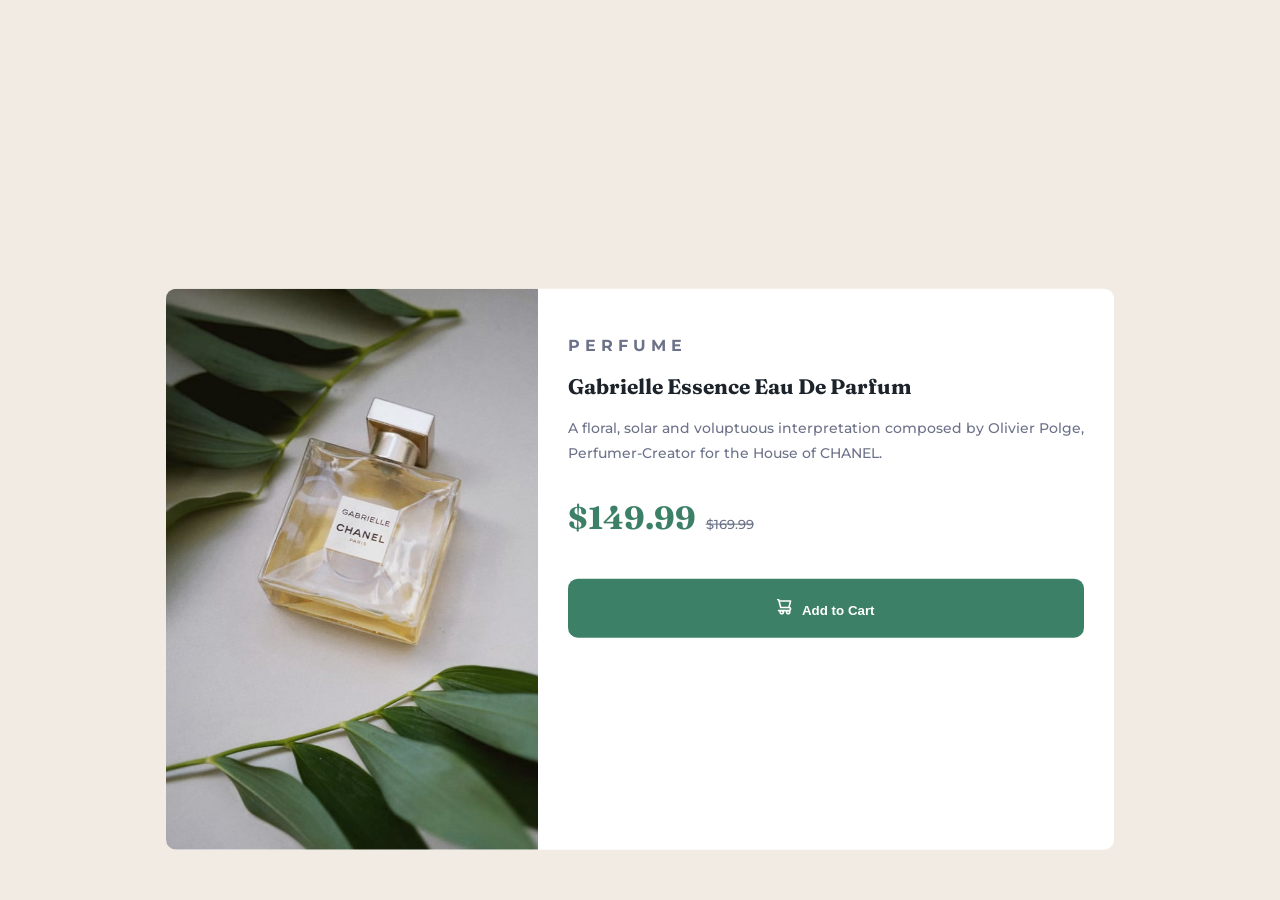
<file: challenges/product-preview/index.html>
<!DOCTYPE html>
<html lang="en">
<head>
  <meta charset="UTF-8">
  <meta name="viewport" content="width=device-width, initial-scale=1.0"> <!-- displays site properly based on user's device -->

  <link rel="icon" type="image/png" sizes="32x32" href="./images/favicon-32x32.png">
  <link rel="stylesheet" href="style.css">
  <title>Frontend Mentor | Product preview card component</title>

  <!-- Feel free to remove these styles or customise in your own stylesheet 👍 -->
  <style>
    .attribution { font-size: 0.6875rem; text-align: center; }
    .attribution a { color: hsl(228, 45%, 44%); }
  </style>
</head>
<body>
  <article class="product">
    <div>
      <img class="prodimg" src="images/image-product-desktop.jpg">
    </div>
    <div class="prodtxt">
      <h3>Perfume</h3>

      <h1>Gabrielle Essence Eau De Parfum</h1>

      <p class="desc">A floral, solar and voluptuous interpretation composed by Olivier Polge, 
      Perfumer-Creator for the House of CHANEL.</p>

      <p class="price">$149.99<b class="origprice">$169.99</b></p>

      <button><img src="images/icon-cart.svg">Add to Cart</button>
    </div>
  </article>
  <!-- <footer class="attribution">
    Challenge by <a href="https://www.frontendmentor.io?ref=challenge">Frontend Mentor</a>. 
    Coded by <a href="#">Your Name Here</a>.
  </footer> -->
</body>
</html>
</file>
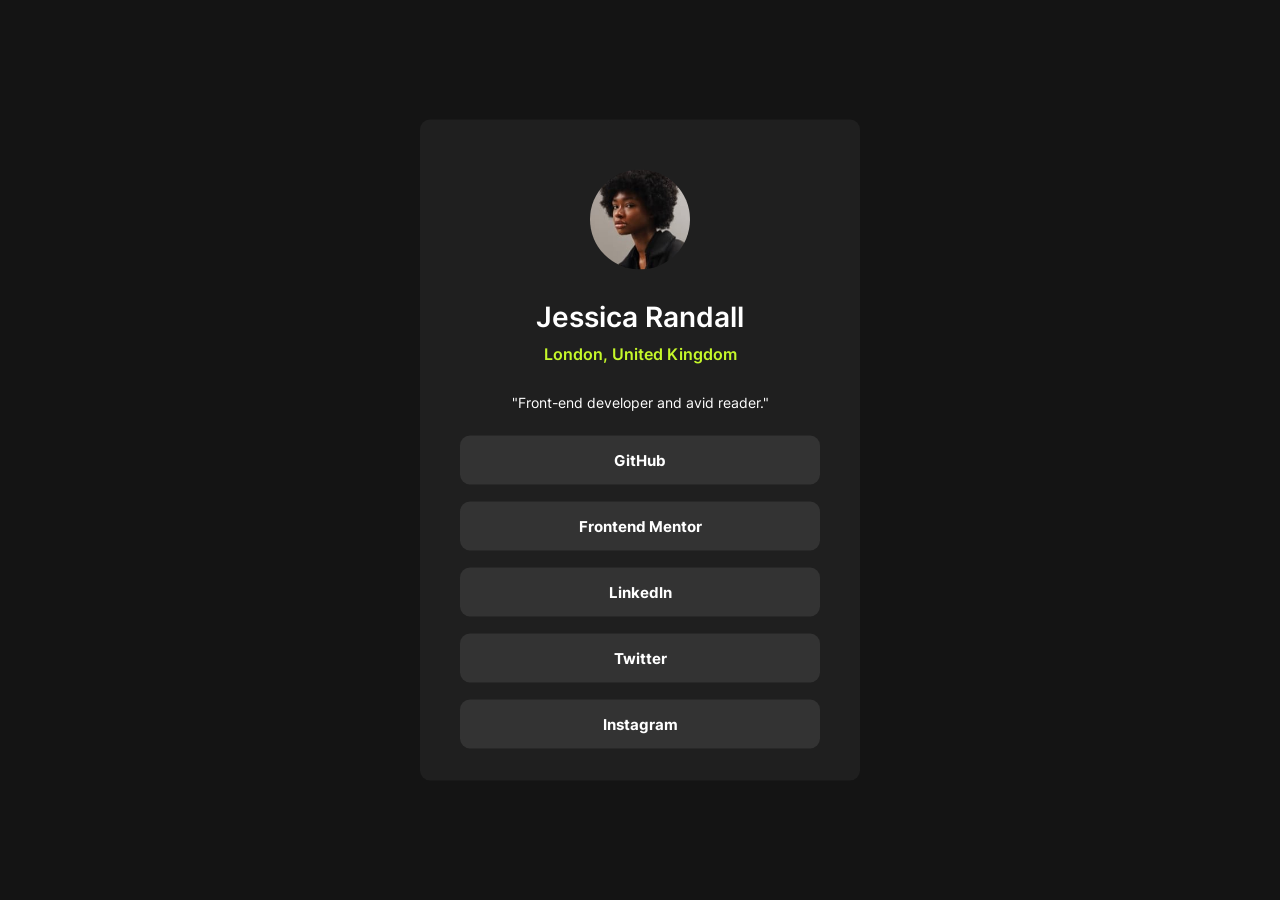
<file: challenges/sociallinks/index.html>
<!DOCTYPE html>
<html lang="en">
  <head>
    <meta charset="UTF-8">
    <meta name="viewport" content="width=device-width, initial-scale=1.0"> <!-- displays site properly based on user's device -->

    <link rel="icon" type="image/png" sizes="32x32" href="./assets/images/favicon-32x32.png">
    
    <title>Frontend Mentor | Social links profile</title>

    <!-- Feel free to remove these styles or customise in your own stylesheet 👍 -->
    <link href="style.css" rel="stylesheet">
  </head>
  <body>
    <main>
      <div>
        <img src="assets/images/avatar-jessica.jpeg" alt="Image of Jessica Randall">
        <h1>Jessica Randall</h1>
        <h2>London, United Kingdom</h2>
        <p>"Front-end developer and avid reader."</p>

        <a tabindex="0" href="">GitHub</a>
        <a tabindex="0" href="">Frontend Mentor</a>
        <a tabindex="0" href="">LinkedIn</a>
        <a tabindex="0" href="">Twitter</a>
        <a tabindex="0" href="">Instagram</a>
        
        <!-- <footer      class="attribution">
          Challenge by <a href="https://www.frontendmentor.io?ref=challenge">Frontend Mentor</a>. 
          Coded by <a href="#">Your Name Here</a>.
        </footer> -->
      </div>
    </main>
  </body>
</html>
</file>
<file: challenges/product-preview/style.css>
@import url('https://fonts.googleapis.com/css2?family=Fraunces:ital,opsz,wght@0,9..144,100..900;1,9..144,100..900&family=Montserrat:ital,wght@0,100..900;1,100..900&display=swap');

:root {
    --radius: 10px;
}

body {
    background-color: hsl(30, 38%, 92%);
    color: hsl(228, 12%, 48%);
    font-family: "Montserrat", sans-serif;
    font-optical-sizing: auto;
    font-weight: 500;
    font-style: normal;
    font-size: 14px;
    display: flex;
    justify-content: center;
    align-items: center;
}

.product {
    -ms-transform: translate(0, 50%);
    transform: translate(0, 50%);
    width: 75%;
    display: flex;
    background-color: white;
    border-radius: var(--radius);
    flex-direction: row;
}

h3 {
    text-transform:uppercase;
    letter-spacing: 5px;
    color: hsl(228, 12%, 48%);
}

h1 {
    font-family: "Fraunces", serif;
    font-optical-sizing: auto;
    font-weight: 700;
    font-style: normal;
    font-variation-settings:
        "SOFT" 0,
        "WONK" 0;
    color: hsl(212, 21%, 14%);

}

.price {
    color: hsl(158, 36%, 37%);
    font-family: "Fraunces", serif;
    font-optical-sizing: auto;
    font-weight: 700;
    font-style: normal;
    font-variation-settings:
        "SOFT" 0,
        "WONK" 0;
    font-size: xx-large;
}

.origprice {
    color: hsl(228, 12%, 48%);
    text-decoration: line-through;
    font-size: small;
    margin: 0 0 0 10px;
    padding-bottom: 15px;
    font-family: "Montserrat", sans-serif;
    font-optical-sizing: auto;
    font-weight: 500;
    font-style: normal;
}

button {
    background-color: hsl(158, 36%, 37%);
    color:hsl(0, 0%, 100%);
    border: 0;
    font-weight: 700;
    width:100%;
    border-radius: 10px;
    padding: 20px;
    margin: 10px 0 0 0;
}

button img {
    margin-right: 10px;
}

button:hover {
    background-color: hsl(158, 42%, 18%);
}

.prodimg {
    height: 100%;
    width: 100%;
    border-radius: var(--radius) 0 0 var(--radius);
    image-rendering: optimizeQuality;

}

.prodtxt {
    padding: 30px;
}

.desc {
    line-height: 25px;
}
</file>
<file: challenges/sociallinks/style.css>
@font-face {
    font-family: Inter-Variable;
    src: url(./assets/fonts/Inter-VariableFont_slnt-wght.ttf);
}

body {
    background-color: hsl(0, 0%, 8%);
    font-family: Inter-Variable;
    color: hsl(0, 0%, 100%);
    flex-direction: column;
    align-items: center;
    font-size: 14px;
    font-weight: 400;
}

h1 {
    font-family: Inter-Variable;
    color: hsl(0, 0%, 100%);
    font-weight: 600;
    margin: 0;
    margin-top: 30px;
}

h2 {
    font-family: Inter-Variable;
    color: hsl(75, 94%, 57%);
    font-weight: 600;
    margin: 0;
    margin-top: 10px;
    font-size: 16px;
}

p {
    margin: 0;
    margin-top: 30px;
    margin-bottom: 20px;
}

div {
    margin: 0;
    position: absolute;
    top: 50%;
    left: 50%;
    -ms-transform: translate(-50%, -50%);
    transform: translate(-50%, -50%);
    border-radius: 10px;
    align-items: center;
    width: 400px;
    background-color: hsl(0, 0%, 12%);
    display: flex;
    flex-direction: column;
    padding: 20px;
}

img {
    width: 100px;
    border-radius: 50%;
    margin-top: 30px;
}

a {
    transition: color 0.1s, background-color 0.1s;
    border: 0;
    background-color: hsl(0, 0%, 20%);
    width: 90%;
    margin: 5px;
    text-align: center;
    padding: 15px 0 15px 0;
    border-radius: 10px;
    margin-bottom: 12px;
    color:white;
    font-weight: 700;
    font-size: 15px;
    cursor: pointer;
    text-decoration: none;
}

a:hover, a:focus {
    background-color: hsl(75, 94%, 57%);
    color:black;
}



@media all and (max-width:700px) {
    div {
        width:90%;
    }
}
</file>
